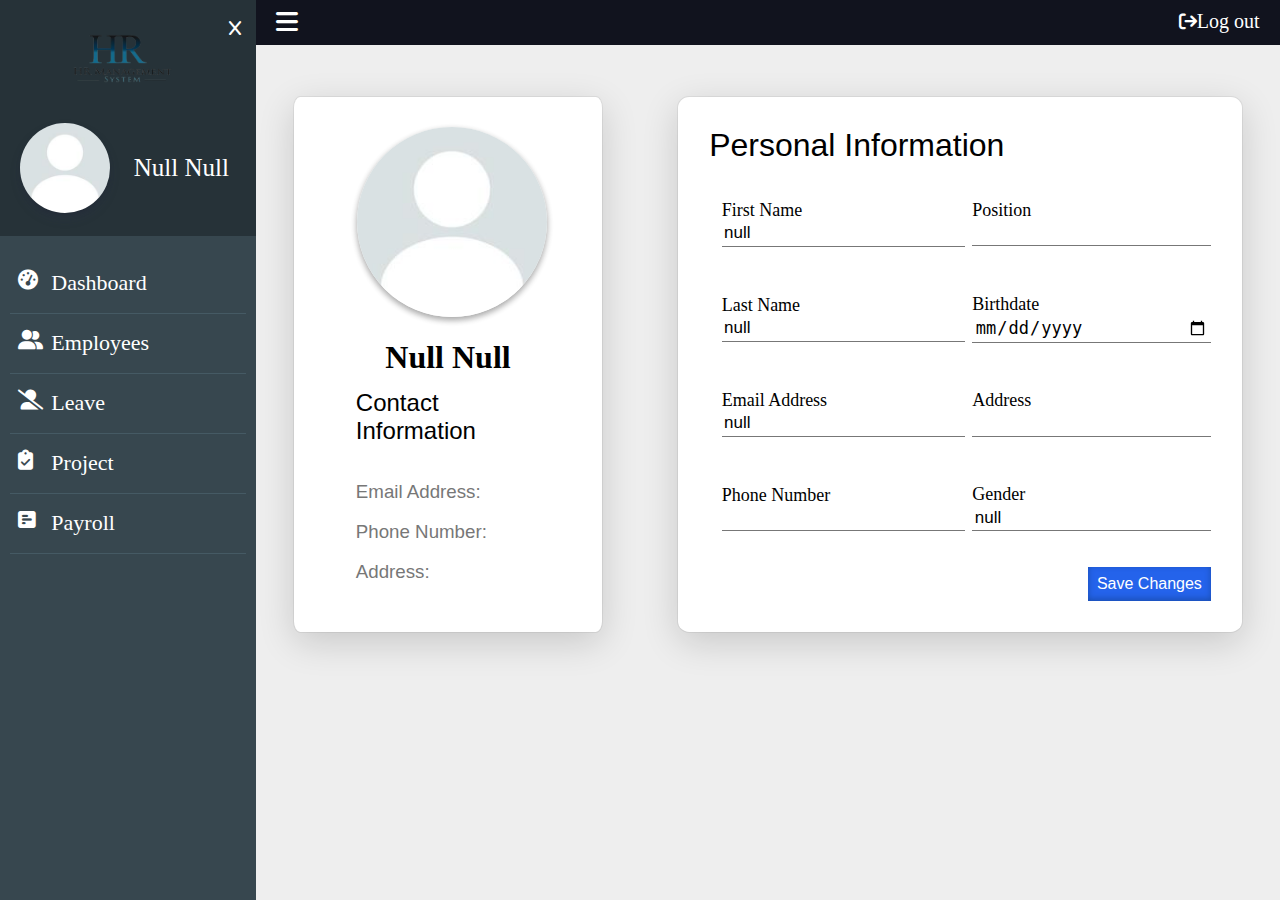
<file: index.html>
<!DOCTYPE html>
<html lang="en">

<head>
    <meta charset="UTF-8">
    <meta name="viewport" content="width=device-width, initial-scale=1.0">
    <link rel="stylesheet" href="style.css">
    <link rel="stylesheet" href="https://cdnjs.cloudflare.com/ajax/libs/font-awesome/6.4.0/css/all.min.css" />
    <title>HR System</title>
</head>

<body>
    <header>
        <div class="menu" id="menu">
            <div class="div1">
                <div class="profile">
                    <img src="./Images/icon-removebg-preview.png">
                    <i class="fa-solid fa-x" id="x"></i>
                </div>
                <div class="yourName">
                    <img src="Images/profilePic.jpg" id="profileImg">
                    <h1 id="yourName">Your Name</h1>
                </div>
            </div>
            <div class="menuContent">
                <li class="dashboard">
                    <i class="fa-solid fa-gauge-high"></i>
                    <a href="dashboard.html">Dashboard</a>
                </li>
                <li class="dashboard">
                    <i class="fa-solid fa-user-group"></i>
                    <a href="employe.html">Employees</a>
                </li>
                <li class="dashboard">
                    <i class="fa-solid fa-user-large-slash"></i>
                    <a href="leave.html">Leave</a>
                </li>
                <li class="dashboard">
                    <i class="fa-solid fa-clipboard-check"></i>
                    <a href="projects.html">Project</a>
                </li>
                <li class="dashboard">
                    <i class="fa-solid fa-square-poll-horizontal"></i>
                    <a href="payroll.html">Payroll</a>
                </li>
            </div>
        </div>
    </header>

    <div class="container" id="container">

        <div class="nav-bar" id="nav-bar">
            <i class="fa-solid fa-bars" id="menuIcon"></i>
            <a href="login.html"><i class="fa-solid fa-arrow-right-from-bracket"></i>Log out</a>
        </div>
        <div class="content">
            <div class="firstPart">
                <div class="profileImage">
                    <div class="profilePic">
                        <label for="fileInput"><img id="profilePic" src="Images/profilePic.jpg" alt="Profile Picture" width="100" class="profileImg"></label>
                        <input type="file" id="fileInput" accept="image/*" class="inputFile" hidden="true">
                        <button onclick="uploadImage()" class="uploadButton"><i class="fa-solid fa-camera"></i> Change Image</button>
                    </div>
                    <br>
                    <h1 id="yourName2">Your Name</h1>
                </div>
                <div class="contactInfo">
                    <h2>Contact Information</h2><br><br>
                    <h3>Email Address:</h3>
                    <p id="email"></p><br>
                    <h3>Phone Number:</h3>
                    <p id="phoneNumber"></p><br>
                    <h3>Address:</h3>
                    <p id="address1"></p>
                </div>
            </div>

            <div class="secondPart">
                <h1>Personal Information</h1><br>
                <div class="divContent">
                    <div class="firstDiv">
                        <div class="input">
                            <label for="name">First Name</label><br>
                            <input type="text" name="name" id="name">
                        </div><br>
                        <div class="input">
                            <label for="surname">Last Name</label><br>
                            <input type="text" name="surname" id="surname">
                        </div><br>
                        <div class="input">
                            <label for="email">Email Address</label><br>
                            <input type="email" name="email" id="emailAddress">
                        </div><br>
                        <div class="input">
                            <label for="phoneNr">Phone Number</label><br>
                            <input type="number" name="phoneNr" id="phoneNr">
                        </div><br>
                    </div>

                    <div class="secondDiv">
                        <div class="input">
                            <label for="position">Position</label><br>
                            <input type="text" name="position" id="position">
                        </div><br>
                        <div class="input">
                            <label for="birthdate">Birthdate</label><br>
                            <input type="date" name="birthdate" id="birthdate">
                        </div><br>
                        <div class="input">
                            <label for="address">Address</label><br>
                            <input type="text" name="address" id="address">
                        </div><br>
                        <div class="input">
                            <label for="gender">Gender</label><br>
                            <input type="text" name="gender" id="gender">
                        </div>
                    </div>
                </div>
                <button type="submit" id="save" class="save">Save Changes</button>
            </div>
        </div>
    </div>

    <script src="index.js"></script>
</body>
</html>
</file>
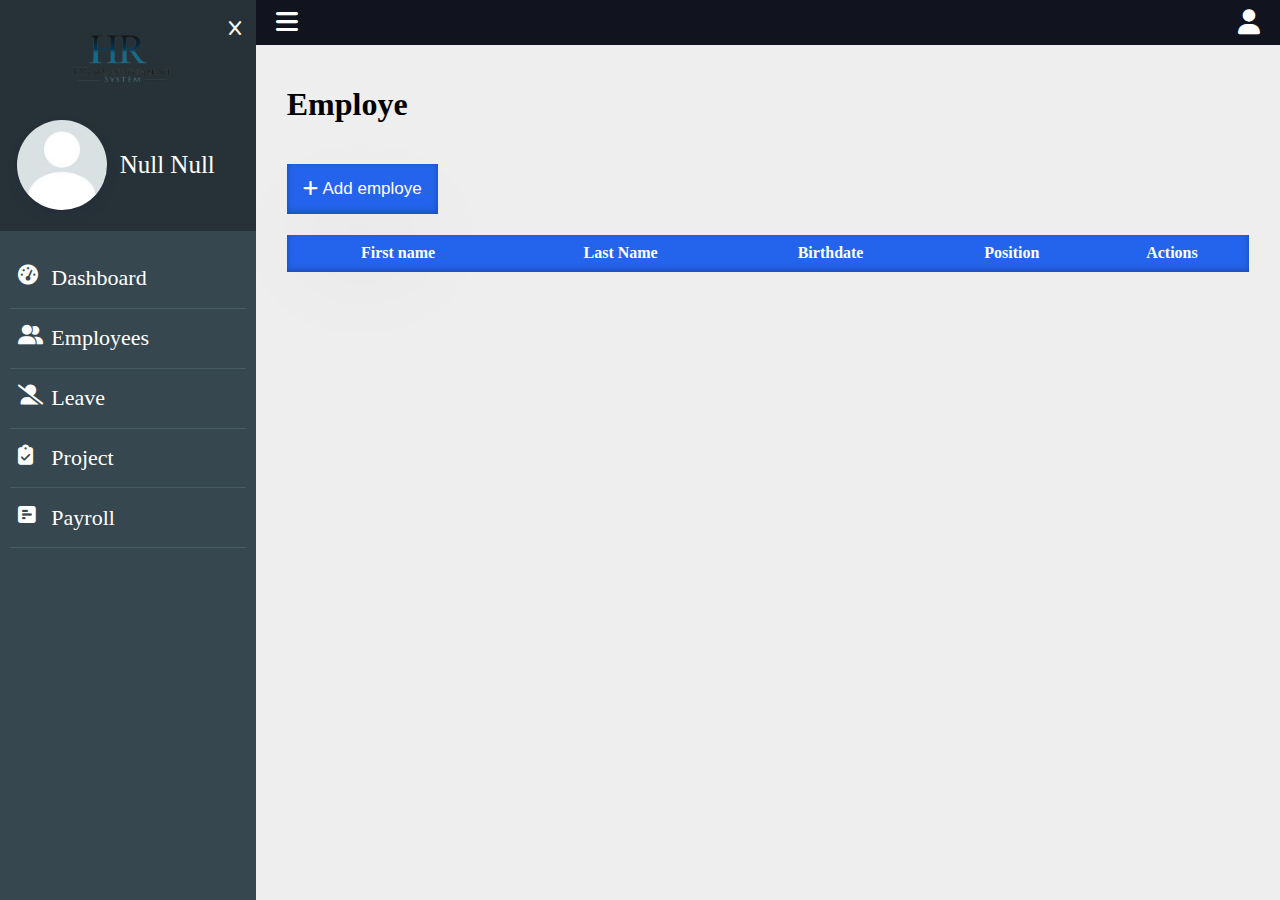
<file: employe.html>
<!DOCTYPE html>
<html lang="en">
<head>
    <meta charset="UTF-8">
    <meta name="viewport" content="width=device-width, initial-scale=1.0">
    <link rel="stylesheet" href="employe.css">
    <link rel="stylesheet" href="https://cdnjs.cloudflare.com/ajax/libs/font-awesome/6.4.0/css/all.min.css"/>
    <title>Employe</title>
</head>
<body>
    <header>
        <div class="menu" id="menu">
            <div class="div1">
                <div class="profile">
                <img src="./Images/icon-removebg-preview.png">
                <i class="fa-solid fa-x" id="x"></i>
            </div>
            <div class="yourName">
                <img src="Images/profilePic.jpg" id="profileImg">
                <h1 id="yourName">Your Name</h1>
            </div>
            </div>
            <div class="menuContent">
                <li class="dashboard">
                    <i class="fa-solid fa-gauge-high"></i>
                    <a href="dashboard.html">Dashboard</a>
                </li>
                <li class="dashboard"> 
                    <i class="fa-solid fa-user-group"></i>
                    <a href="employe.html">Employees</a>
                </li>
                <li class="dashboard">
                    <i class="fa-solid fa-user-large-slash"></i>
                    <a href="leave.html">Leave</a>
                </li>
                <li class="dashboard">
                    <i class="fa-solid fa-clipboard-check"></i>
                    <a href="projects.html">Project</a>
                </li>
                <li class="dashboard">
                    <i class="fa-solid fa-square-poll-horizontal"></i>
                    <a href="payroll.html">Payroll</a>
                </li>
            </div>
        </div>
    </header>

    <div class="container" id="container">
        <div class="nav-bar" id="nav-bar">
            <i class="fa-solid fa-bars" id="menuIcon"></i>
            <div class="dropDown">
                <i class="fa-solid fa-user"></i>
                <div class="dropDownContent">
                    <li><i class="fa-solid fa-circle-user"></i>
                        <a href="index.html">My Profile</a><br></li> 
                    <li><i class="fa-solid fa-arrow-right-from-bracket"></i>
                        <a href="login.html">Log Out</a></li>
                </div>
            </div>
        </div>
        
        <h1 class="h1">Employe</h1>
        <div class="addEmploye">
            <button id="addEmploye"><i class="fa-solid fa-plus"></i> Add employe</button>
        </div>
        <div class="formContainer">
            <form id="form" class="form"> 
                <div class="section">
                    <label for="firstName">First Name</label>
                    <input id='firstName' type="text">
                    <small>Error mesage</small>
                </div>
                <div class="section">
                    <label for="lastName">Last Name</label>
                    <input id="lastName" type="text">
                    <small>Error mesage</small>
                </div>
        
                <div class="section">
                    <label for="birthdate">Birthdate</label>
                    <input id="birthdate" type="date">
                    <small>Error mesage</small>
                </div>
                <div class="section">
                    <label for="position">Position</label>
                    <input id="position" type="text">
                    <small>Error mesage</small>
                </div>
                <div class="button">
                    <button type="submit" id="submit" class="submit">Submit</button>
                </div>
            </form>
        </div>
        <div id="tablee" class="table">
        </div>
    </div>

    <script src="employe.js"></script>
</body>
</html>
</file>
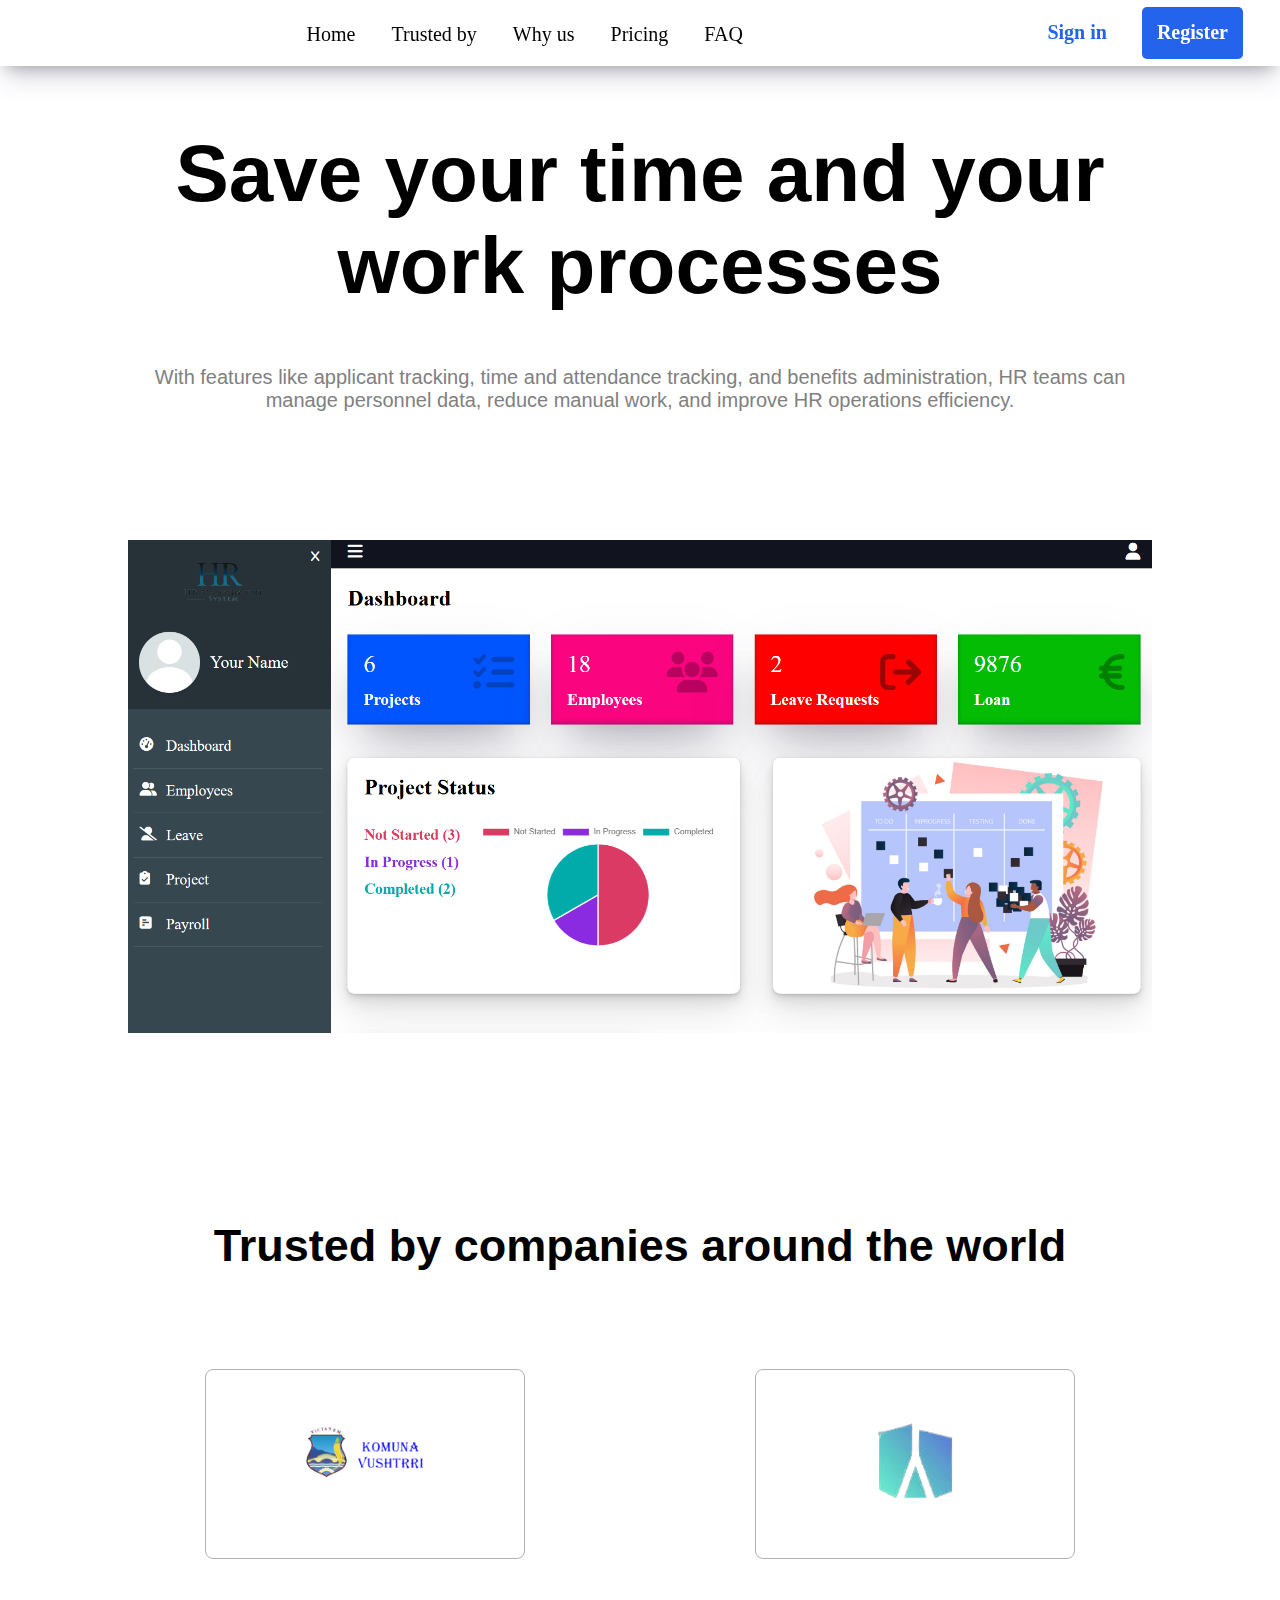
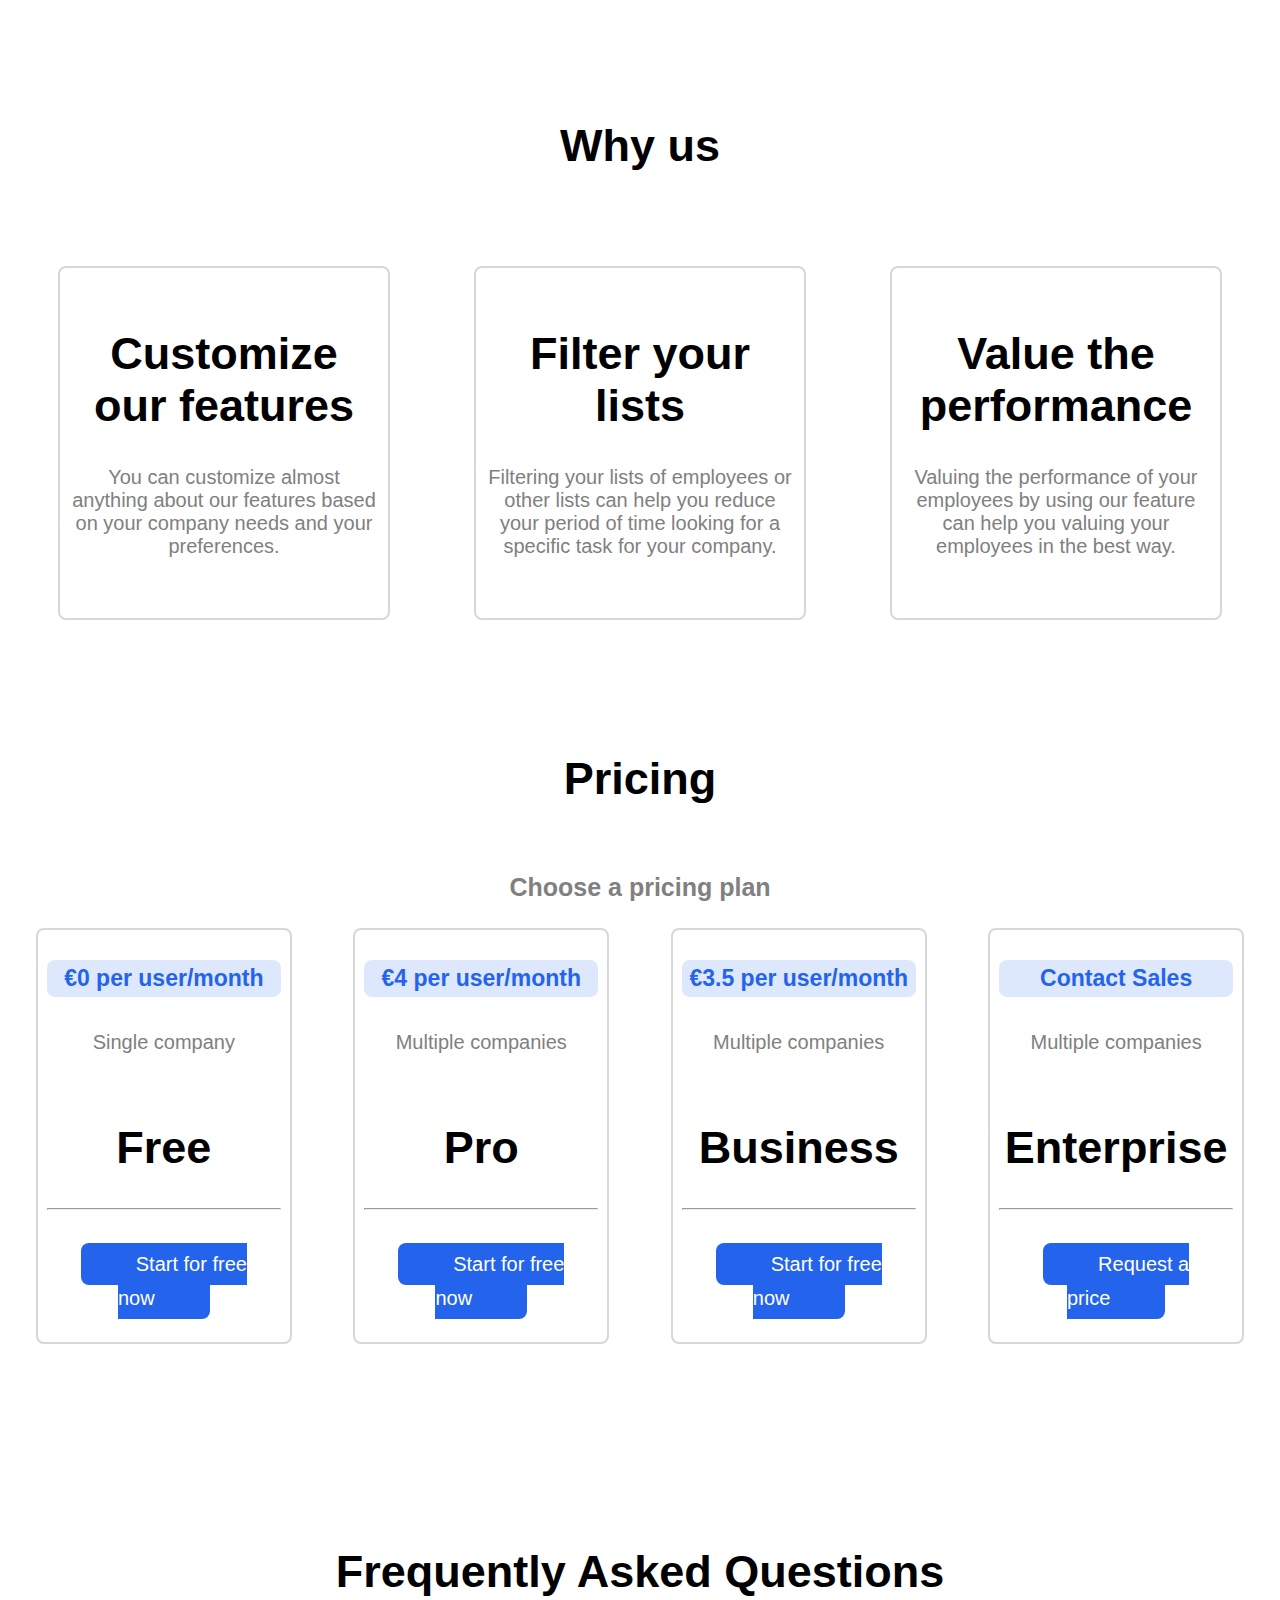
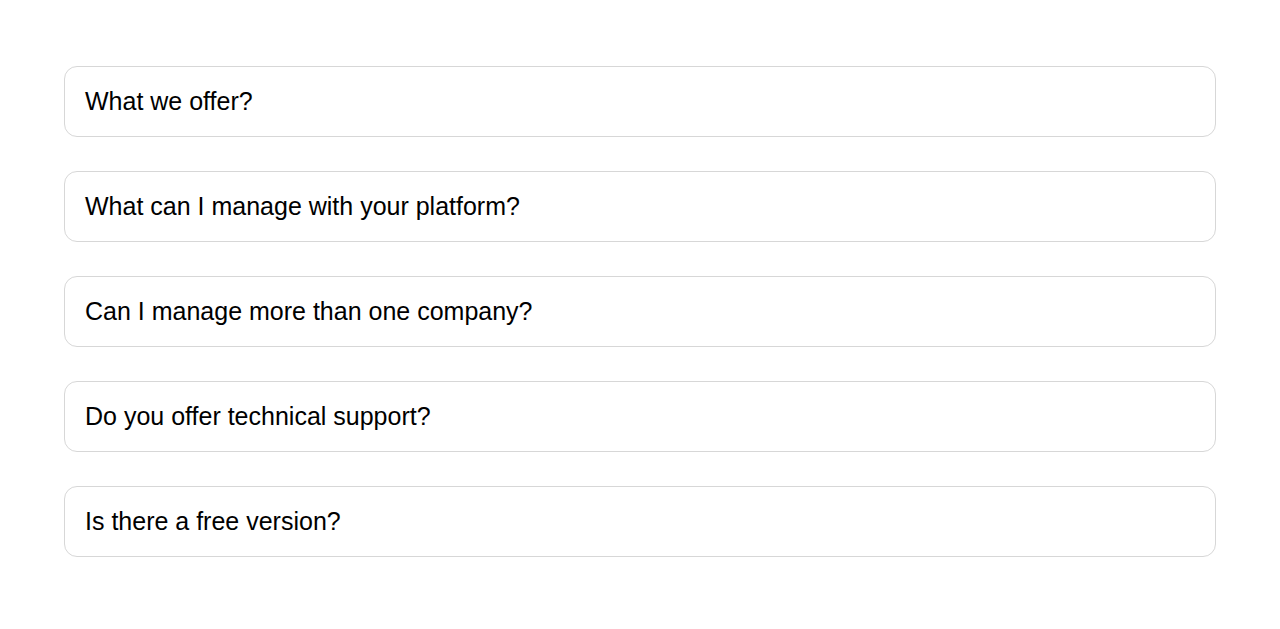
<file: home.html>
<!DOCTYPE html>
<html lang="en">
<head>
    <meta charset="UTF-8">
    <meta name="viewport" content="width=device-width, initial-scale=1.0">
    <link rel="stylesheet" href="home.css">
    <link rel="stylesheet" href="https://cdnjs.cloudflare.com/ajax/libs/font-awesome/6.4.0/css/all.min.css"/>
    <title>Home</title>
</head>
<body>
    
    

    <div class="menu">
       
        <div class="home">
            <li>
                <a href="#home">Home</a>
            </li>
            <li>
                <a href="#trustedby">Trusted by</a>
            </li>
            <li>
                <a href="#whyus">Why us</a>
            </li>
            <li>
                <a href="#pricing">Pricing</a>
            </li>

            <li>
                <a href="#faq">FAQ</a>
            </li>
        </div>
        <div class="register">
            <li><a href="login.html" class="signin">Sign in</a></li>
            <li><a href="register.html">Register</a></li>
        </div>
        
    </div>


    <div id="home" class="tekst">
        <h1>Save your time and your work processes</h1>
<br><br><br>
        <p>With features like applicant tracking, time and attendance tracking, 
            and benefits administration, HR teams can manage personnel data, reduce manual work,
             and improve HR operations efficiency.</p>

            
    </div>

 

    
    <div  class="image">
         <img src="./Images/hr.png" width="80%">
    </div>

   <br><br><br><br>

   <div class="divv">
    <div id="trustedby" class="trusted">
        <br>
       <h2>Trusted by companies around the world</h2>

    </div>  
    <br><br><br><br>
    <div class="companies">
        <div id="trustedby" class="gallery">
            <img src="./Images/281220221672217797.png" alt="" width="50%">
            
        </div>
    
        <div id="trustedby" class="gallery">
            <img src="./Images/images__1_-removebg-preview.png" alt="" width="57%">
        </div>
    
      
    </div>
</div>
    <br><br><br><br>

    <div id="whyus" class="why">
        <h2>Why us</h2>
    <br><br>
    <div class="content">
        <div class="text">
                
            <h2>Customize our features</h2>
            <br>
            <p class="paragraf">You can customize almost anything about our features based on your company needs and your preferences.</p>
            </div>

            <div class="text">
            
                <h2>Filter your lists</h2>
                <br>
                <p class="paragraf">Filtering your lists of employees or other lists can help you reduce your period of time looking for a specific task for your company.</p>
                </div>

                <div class="text">
            
                    <h2>Value the performance</h2>
                    <br>
                    <p class="paragraf">Valuing the performance of your employees by using our feature can help you valuing your employees in the best way.</p>
                    </div>
    </div>

    </div>
    <br><br><br>
    <br><br><br>


<div id="pricing" class="pricing">

        <h2>Pricing</h2>
        <br><br>
        <h3 class="hh3">Choose a pricing plan</h3>

        <div class="content2">
            <div class="text2">
               <h2 class="usermonth">€0 per user/month</h2>
               <br>
               <p class="paragraf">Single company</p>
               <br><br>
               <h2 class="h2">Free</h2>
               <br>
               <hr>
               <br>
               
               <a  href="login.html" class="signin2">Start for free now</a>

            </div>

            <div class="text2">
                <h2 class="usermonth">€4 per user/month</h2>
               <br>
               <p class="paragraf">Multiple companies</p>
               <br><br>
               <h2 class="h2">Pro</h2>
               <br>
               <hr>
               <br>
               <a href="login.html" class="signin2">Start for free now</a>
            </div>


            <div class="text2">
                <h2 class="usermonth">€3.5 per user/month</h2>
               <br>
               <p class="paragraf">Multiple companies</p>
               <br><br>
               <h2 class="h2">Business</h2>
               <br>
               <hr>
               <br>
               <a href="login.html" class="signin2">Start for free now</a>
            </div>


            <div class="text2">
                <h2 class="usermonth">Contact Sales</h2>
               <br>
               <p class="paragraf">Multiple companies</p>
               <br><br>
               <h2 class="h2">Enterprise</h2>
               <br>
               <hr>
               <br>
               <a href="login.html" class="signin2">Request a price</a>
            </div>
            
        </div>
</div>

<br><br><br>
<br><br><br>
<div id="faq" class="questions">
    <br><br>
   <h2>Frequently Asked
    Questions</h2>
<br><br>

<button class="accordion">What we offer?


</button>

<div class="panel">
    <br>
  <p class="paragraff">Our platform offers a wide range of features designed to streamline your HR processes. 
</p>
</div>

<br>    
<br>
<button class="accordion">What can I manage with your platform?
  
</button>
<div class="panel">
    <br>
  <p class="paragraff">With our comprehensive AveHR, you can efficiently manage every aspect of your workforce,  all within a single integrated system.</p>
</div>

<br><br>
<button class="accordion">Can I manage more than one company?
    
</button>
<div class="panel">
    <br>
  <p>AveHR is designed to seamlessly handle multiple companies without any data interference, all within a single unified system.</p>
</div>

<br><br>
<button class="accordion">Do you offer technical support?
   
</button>
<div class="panel">
    <br>
  <p>We provide technical support for AveHR,  allowing you to maximize the platform's capabilities and address any issues promptly and effectively.</p>

</div>




<br><br>

<button class="accordion">Is there a free version?
   
</button>
<div class="panel">
    <br>
  <p>Yes, we offer a free version of our platform that provides essential features to get you started. </p>
</div>

</div>

  <script>
    var acc = document.getElementsByClassName("accordion");
    var i;
    
    for (i = 0; i < acc.length; i++) {
      acc[i].addEventListener("click", function() {
        this.classList.toggle("active");
        var panel = this.nextElementSibling;
        if (panel.style.display === "block") {
          panel.style.display = "none";
        } else {
          panel.style.display = "block";
        }
      });
    }
    </script>



<br><br><br><br>




</body>
</html>
</file>
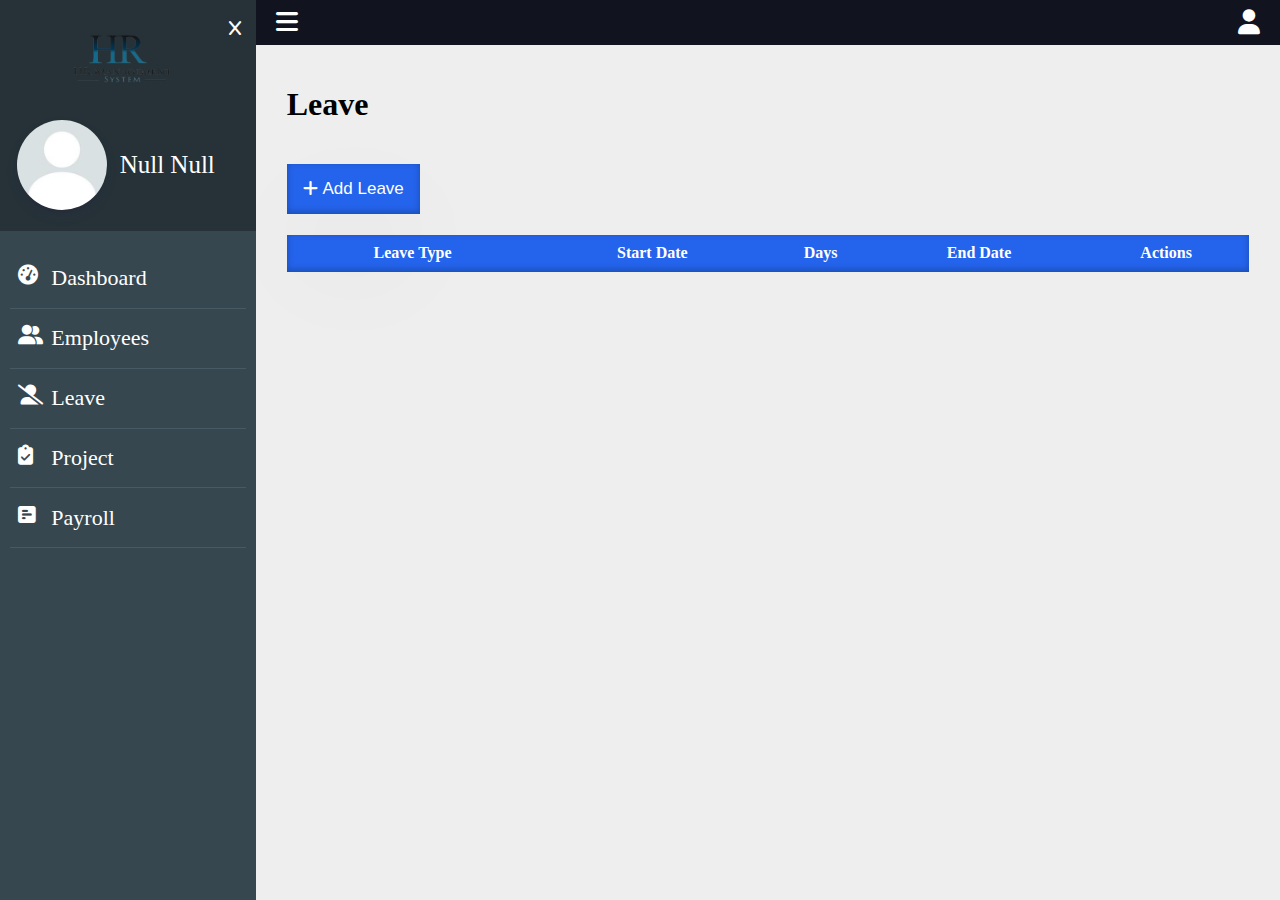
<file: leave.html>
<!DOCTYPE html>
<html lang="en">
<head>
    <meta charset="UTF-8">
    <meta name="viewport" content="width=device-width, initial-scale=1.0">
    <link rel="stylesheet" href="leave.css">
    <link rel="stylesheet" href="https://cdnjs.cloudflare.com/ajax/libs/font-awesome/6.4.0/css/all.min.css"/>
    <title>Leave</title>
</head>
<body>
    <header>
        <div class="menu" id="menu">
            <div class="div1">
                <div class="profile">
                <img src="./Images/icon-removebg-preview.png">
                <i class="fa-solid fa-x" id="x"></i>
            </div>
            <div class="yourName">
                <img src="Images/profilePic.jpg" id="profileImg">
                <h1 id="yourName">Your Name</h1>
            </div>
            </div>
            <div class="menuContent">
                <li class="dashboard">
                    <i class="fa-solid fa-gauge-high"></i>
                    <a href="dashboard.html">Dashboard</a>
                </li>
                <li class="dashboard"> 
                    <i class="fa-solid fa-user-group"></i>
                    <a href="employe.html">Employees</a>
                </li>
                <li class="dashboard">
                    <i class="fa-solid fa-user-large-slash"></i>
                    <a href="leave.html">Leave</a>
                </li>
                <li class="dashboard">
                    <i class="fa-solid fa-clipboard-check"></i>
                    <a href="projects.html">Project</a>
                </li>
                <li class="dashboard">
                    <i class="fa-solid fa-square-poll-horizontal"></i>
                    <a href="payroll.html">Payroll</a>
                </li>
            </div>
        </div>
    </header>

    <div class="container" id="container">
        <div class="nav-bar" id="nav-bar">
            <i class="fa-solid fa-bars" id="menuIcon"></i>
            <div class="dropDown">
                <i class="fa-solid fa-user"></i>
                <div class="dropDownContent">
                    <li><i class="fa-solid fa-circle-user"></i>
                        <a href="index.html">My Profile</a><br></li> 
                    <li><i class="fa-solid fa-arrow-right-from-bracket"></i>
                        <a href="login.html">Log Out</a></li>
                </div>
            </div>
        </div>
        
        <h1 class="h1">Leave</h1>
        <div class="addLeave">
            <button id="addLeave"><i class="fa-solid fa-plus"></i> Add Leave</button>
        </div>
        <div class="formContainer">
            <form id="form" class="form"> 
                <div class="section">
                    <label for="leave">Leave Type</label>
                    <input id='leave' type="text">
                    <small>Error mesage</small>
                </div>
                <div class="section">
                    <label for="startDate">Start Date</label>
                    <input id="startDate" type="date">
                    <small>Error mesage</small>
                </div>
        
                <div class="section">
                    <label for="days">Days</label>
                    <input id="days" type="number">
                    <small>Error mesage</small>
                </div>
                <div class="section">
                    <label for="endDate">End Date</label>
                    <input id="endDate" type="date">
                    <small>Error mesage</small>
                </div>
                <div class="button">
                    <button type="submit" id="submit" class="submit">Submit</button>
                </div>
            </form>
        </div>
        <div id="tablee" class="table">
        </div>
    </div>

    <script src="leave.js"></script>
</body>
</html>
</file>
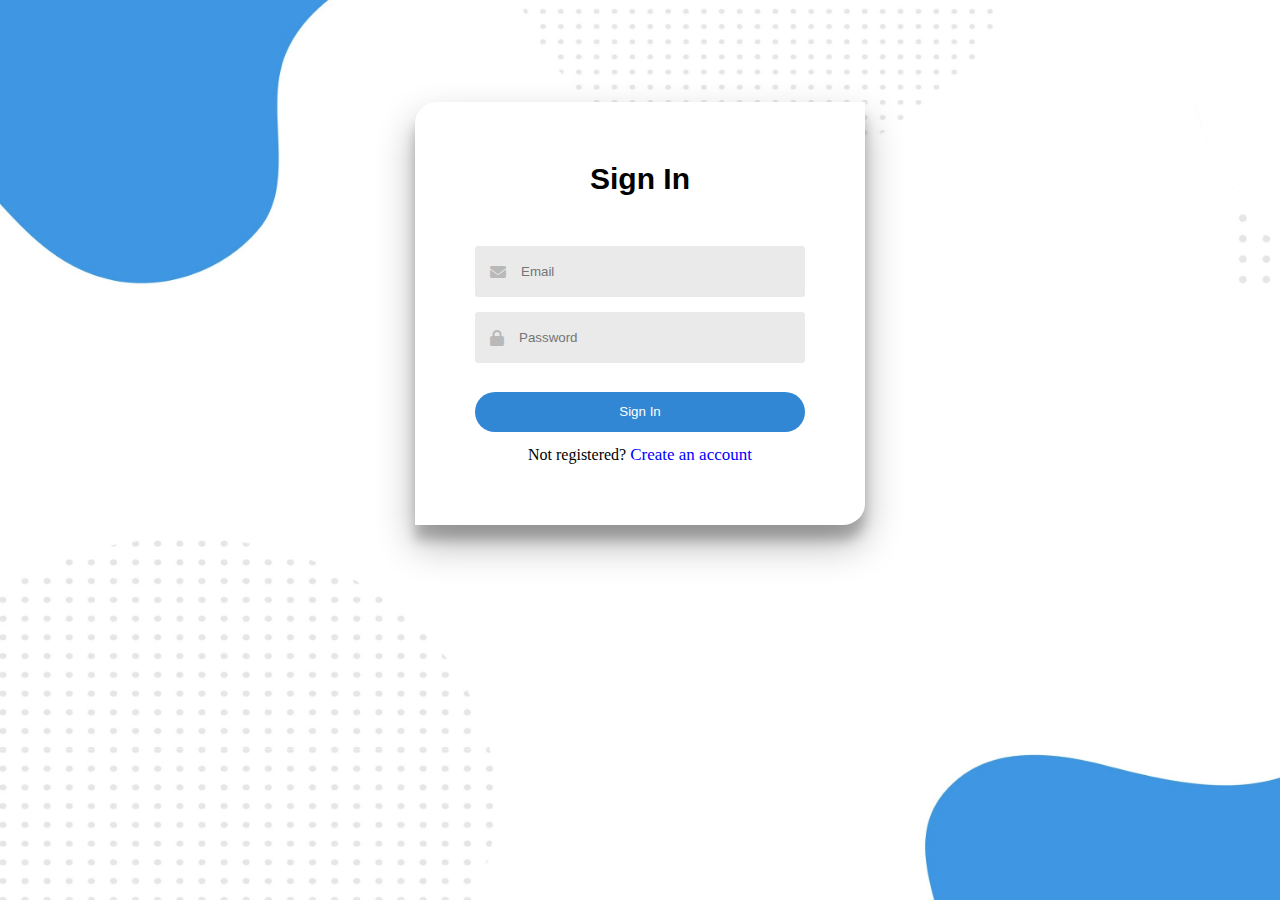
<file: login.html>
<!DOCTYPE html>
<html lang="en">
<head>
    <meta charset="UTF-8">
    <meta name="viewport" content="width=device-width, initial-scale=1.0">
    <link rel="stylesheet" href="login.css">
    <link rel="stylesheet" href="https://cdnjs.cloudflare.com/ajax/libs/font-awesome/6.4.0/css/all.min.css" />
    <title>Sign In</title>
</head>

<body>
    <div class="container">
        <div class="formBox">
            <h1 id="title">Sign In</h1>
            <form id="registerForm" method="post"> 
                <div class="inputGroup">
                    <div class="inputField">
                        <i class="fa-solid fa-envelope"></i>
                        <input type="email" placeholder="Email" id="email">
                    </div>
                    <small id="errorMessage">Error message</small>
                    <div class="inputField">
                        <i class="fa-solid fa-lock"></i>
                        <input type="password" placeholder="Password" id="password">    
                    </div>
                    <small id="errorMessagePass">Error message</small>
                    <small id="small">Error message</small>
                </div>
                <div class="buttons">
                    <button id="signin" type="submit">Sign In</button>
                </div>  
                <div class="register">
                    <p>Not registered? <a href="register.html">Create an account</a></p>
                </div> 
            </form>
        </div>
    </div>

    <script src="login.js"></script>
</body>
</html>
</file>
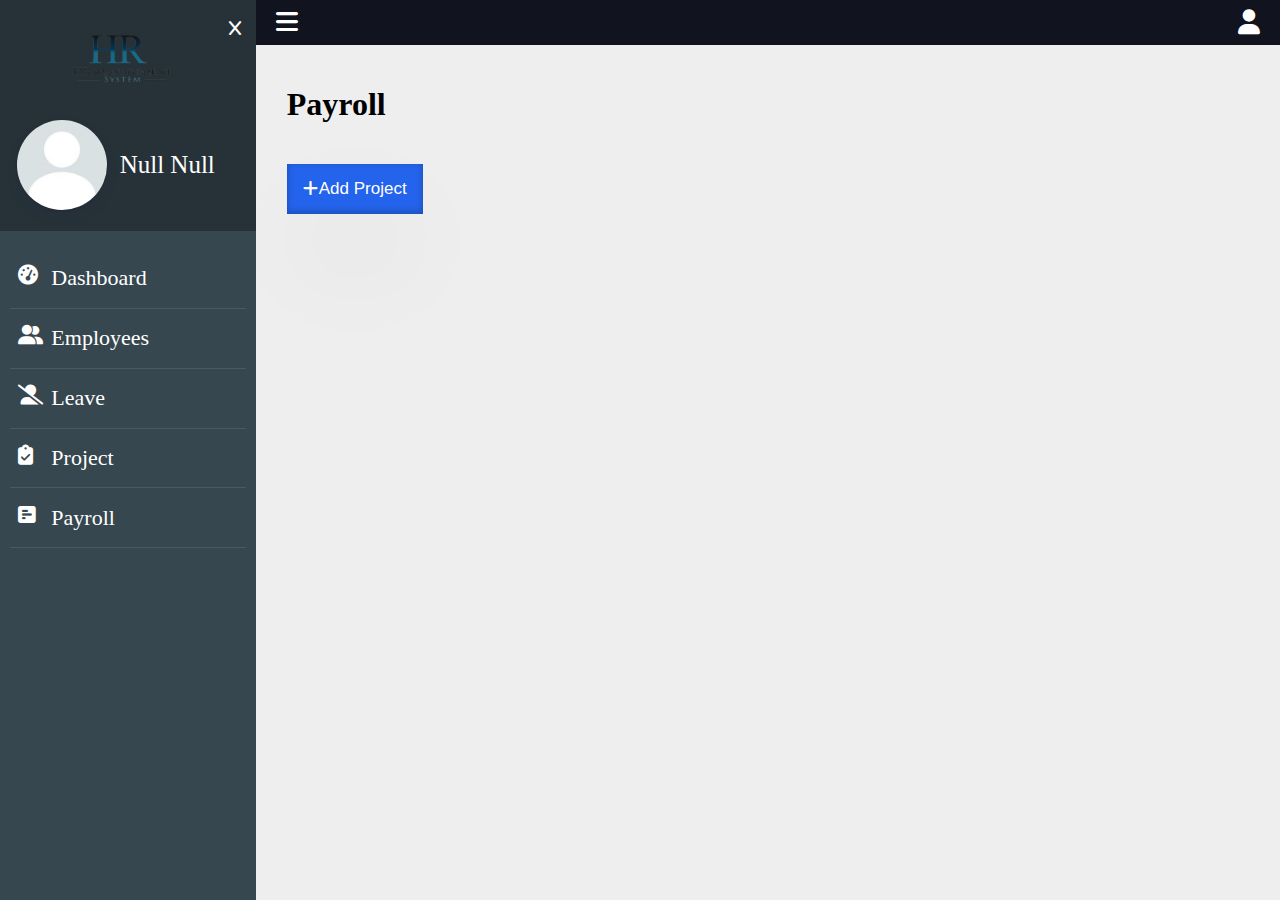
<file: payroll.html>
<!DOCTYPE html>
<html lang="en">
<head>
    <meta charset="UTF-8">
    <meta name="viewport" content="width=device-width, initial-scale=1.0">
    <link rel="stylesheet" href="payroll.css">
    <link rel="stylesheet" href="https://cdnjs.cloudflare.com/ajax/libs/font-awesome/6.4.0/css/all.min.css"/>
    <title>Projects</title>
</head>
<body>
    <header>
        <div class="menu" id="menu">
            <div class="div1">
                <div class="profile">
                <img src="./Images/icon-removebg-preview.png">
                <i class="fa-solid fa-x" id="x"></i>
            </div>
            <div class="yourName">
                <img src="Images/profilePic.jpg" id="profileImg">
                <h1 id="yourName">Your Name</h1>
            </div>
            </div>
            <div class="menuContent">
                <li class="dashboard">
                    <i class="fa-solid fa-gauge-high"></i>
                    <a href="dashboard.html">Dashboard</a>
                </li>
                <li class="dashboard"> 
                    <i class="fa-solid fa-user-group"></i>
                    <a href="employe.html">Employees</a>
                </li>
                <li class="dashboard">
                    <i class="fa-solid fa-user-large-slash"></i>
                    <a href="leave.html">Leave</a>
                </li>
                <li class="dashboard">
                    <i class="fa-solid fa-clipboard-check"></i>
                    <a href="projects.html">Project</a>
                </li>
                <li class="dashboard">
                    <i class="fa-solid fa-square-poll-horizontal"></i>
                    <a href="payroll.html">Payroll</a>
                </li>
            </div>
        </div>
    </header>

    <div class="container" id="container">
        <div class="nav-bar" id="nav-bar">
            <i class="fa-solid fa-bars" id="menuIcon"></i>
            <div class="dropDown">
                <i class="fa-solid fa-user"></i>
                <div class="dropDownContent">
                    <li><i class="fa-solid fa-circle-user"></i>
                        <a href="index.html">My Profile</a><br></li> 
                    <li><i class="fa-solid fa-arrow-right-from-bracket"></i>
                        <a href="login.html">Log Out</a></li>
                </div>
            </div>
        </div>

        <h1 class="h1">Payroll</h1>
        <div class="addProject">
            <button id="addProject"><i class="fa-solid fa-plus"></i>Add Project</button>
        </div>
        <div class="formContainer">
            <form id="form" class="form">
                <div class="section1">
                    <label>Employe</label><br>
                    <div id="checkbox">
                    </div>
                </div><br> 
                <div class="section">
                    <label for="month">Month</label>
                    <input id="month" type="month">
                    <small>Error mesage</small>
                </div>
                <div class="section">
                    <label for="salary">Salary</label>
                    <input id='salary' type="number">
                    <small>Error mesage</small>
                </div>
                <div class="section">
                    <label for="endDate">Pay Date</label>
                    <input id="endDate" type="date">
                    <small>Error mesage</small>
                </div>
                <div class="section">
                    <label for="status">Status</label>
                    <select name="status" id="status">
                        <option value="0">Not Paid</option>
                        <option value="1">Paid</option>
                    </select>
                    <small>Error mesage</small>
                </div>
                <div class="button">
                    <button type="submit" id="submit" class="submit">Submit</button>
                </div>
            </form>
        </div>
        <div id="tablee" class="table">
        </div>
    </div>

    <script src="payroll.js"></script>
</body>
</html>
</file>
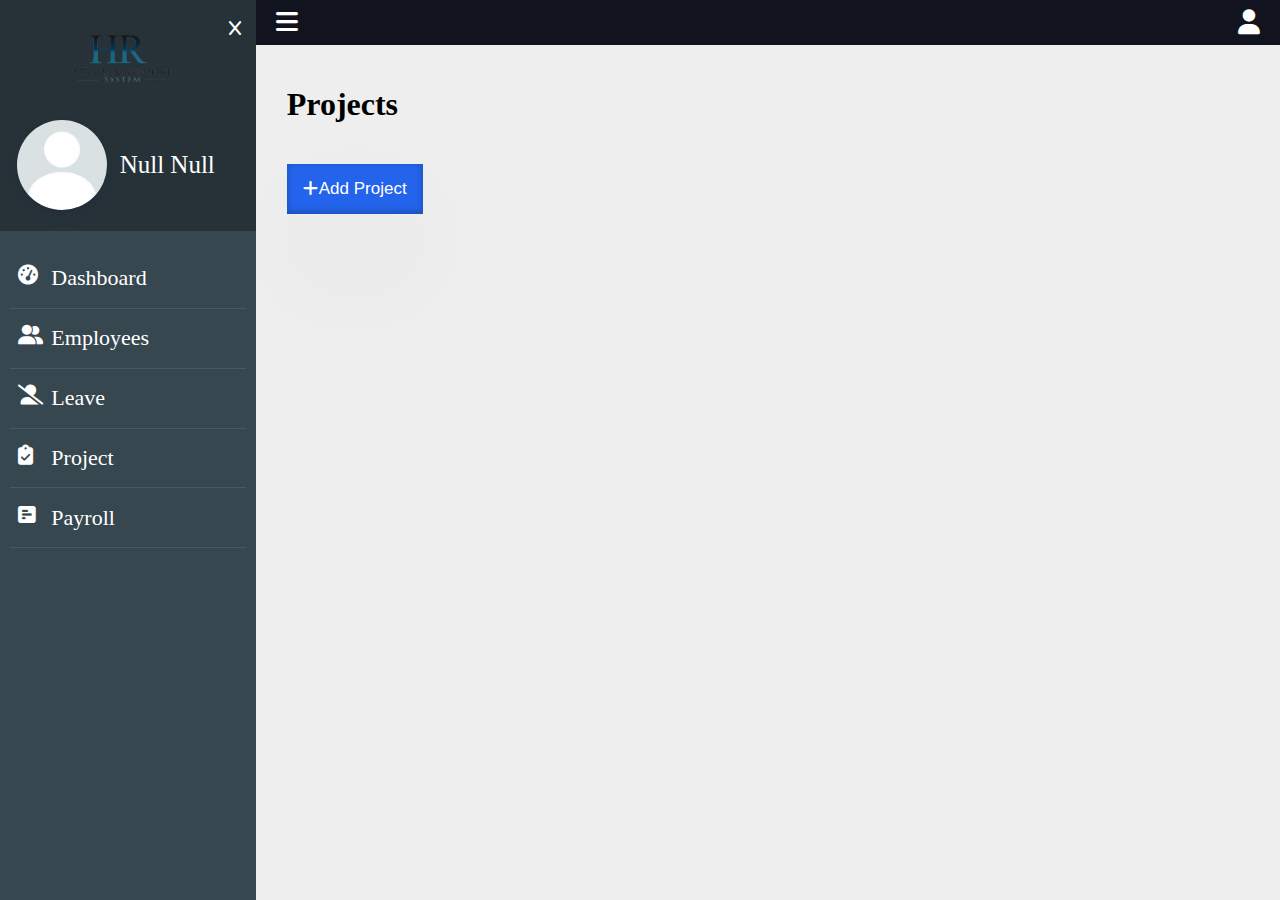
<file: projects.html>
<!DOCTYPE html>
<html lang="en">
<head>
    <meta charset="UTF-8">
    <meta name="viewport" content="width=device-width, initial-scale=1.0">
    <link rel="stylesheet" href="projects.css">
    <link rel="stylesheet" href="https://cdnjs.cloudflare.com/ajax/libs/font-awesome/6.4.0/css/all.min.css"/>
    <title>Projects</title>
</head>
<body>
    <header>
        <div class="menu" id="menu">
            <div class="div1">
                <div class="profile">
                <img src="./Images/icon-removebg-preview.png">
                <i class="fa-solid fa-x" id="x"></i>
            </div>
            <div class="yourName">
                <img src="Images/profilePic.jpg" id="profileImg">
                <h1 id="yourName">Your Name</h1>
            </div>
            </div>
            <div class="menuContent">
                <li class="dashboard">
                    <i class="fa-solid fa-gauge-high"></i>
                    <a href="dashboard.html">Dashboard</a>
                </li>
                <li class="dashboard"> 
                    <i class="fa-solid fa-user-group"></i>
                    <a href="employe.html">Employees</a>
                </li>
                <li class="dashboard">
                    <i class="fa-solid fa-user-large-slash"></i>
                    <a href="leave.html">Leave</a>
                </li>
                <li class="dashboard">
                    <i class="fa-solid fa-clipboard-check"></i>
                    <a href="projects.html">Project</a>
                </li>
                <li class="dashboard">
                    <i class="fa-solid fa-square-poll-horizontal"></i>
                    <a href="payroll.html">Payroll</a>
                </li>
            </div>
        </div>
    </header>

    <div class="container" id="container">
        <div class="nav-bar" id="nav-bar">
            <i class="fa-solid fa-bars" id="menuIcon"></i>
            <div class="dropDown">
                <i class="fa-solid fa-user"></i>
                <div class="dropDownContent">
                    <li><i class="fa-solid fa-circle-user"></i>
                        <a href="index.html">My Profile</a><br></li> 
                    <li><i class="fa-solid fa-arrow-right-from-bracket"></i>
                        <a href="login.html">Log Out</a></li>
                </div>
            </div>
        </div>

        <h1 class="h1">Projects</h1>
        <div class="addProject">
            <button id="addProject"><i class="fa-solid fa-plus"></i>Add Project</button>
        </div>
        <div class="formContainer">
            <form id="form" class="form"> 
                <div class="section">
                    <label for="project">Project name</label>
                    <input id='project' type="text">
                    <small>Error mesage</small>
                </div>
                <div class="section">
                    <label for="status">Status</label>
                    <select name="status" id="status">
                        <option value="0">Not Started</option>
                        <option value="1">In Progress</option>
                        <option value="2">Completed</option>
                    </select>
                    <small>Error mesage</small>
                </div>
                <div class="section1">
                    <label>Assigned Employees</label><br>
                    <div id="checkbox">
                    </div>
                </div><br>
                <div class="section">
                    <label for="startDate">Start Date</label>
                    <input id="startDate" type="date">
                    <small>Error mesage</small>
                </div>
                <div class="section">
                    <label for="endDate">End Date</label>
                    <input id="endDate" type="date">
                    <small>Error mesage</small>
                </div>
                <div class="section">
                    <label for="price">Price</label>
                    <input id="price" type="number">
                    <small>Error mesage</small>
                </div>
                <div class="button">
                    <button type="submit" id="submit" class="submit">Submit</button>
                </div>
            </form>
        </div>
        <div id="tablee" class="table">
        </div>
    </div>

    <script src="projects.js"></script>
</body>
</html>
</file>
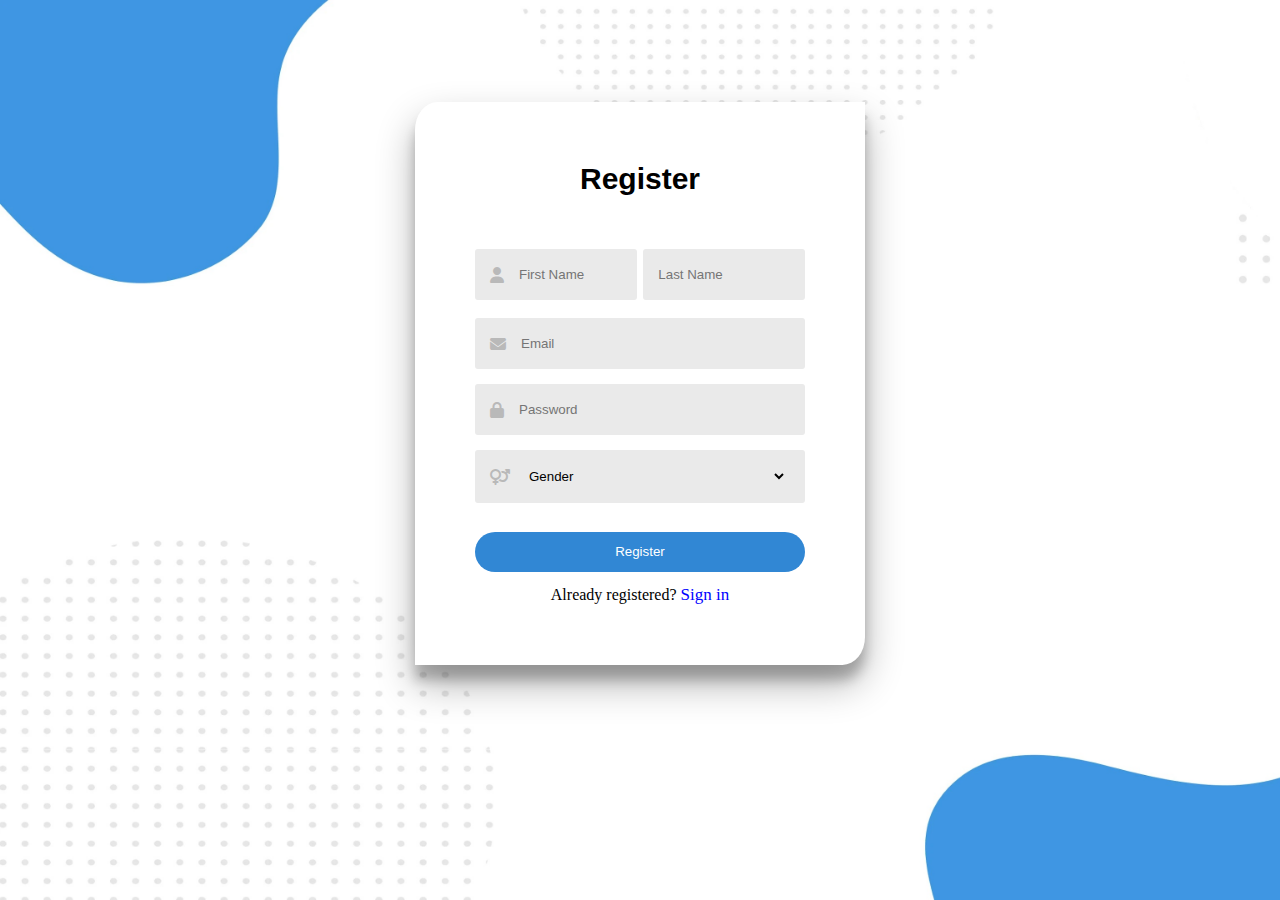
<file: register.html>
<!DOCTYPE html>
<html lang="en">
<head>
    <meta charset="UTF-8">
    <meta name="viewport" content="width=device-width, initial-scale=1.0">
    <link rel="stylesheet" href="login.css">
    <link rel="stylesheet" href="https://cdnjs.cloudflare.com/ajax/libs/font-awesome/6.4.0/css/all.min.css" />
    <title>Register</title>
</head>

<body>
    <div class="container">
        <div class="formBox">
            <h1 id="title">Register</h1>
            <form action="login.html" id="registerForm" method="post">
                <div class="inputGroup">
                    <div class="fullName">
                        <div class="fullNameInput" id="nameField">
                            <i class="fa-solid fa-user"></i>
                            <input type="text" placeholder="First Name" id="name"> 
                        </div>
                        <div class="fullNameInput" id="surnameField">
                            <input type="text" placeholder="Last Name" id="surname"> 
                        </div>
                    </div>
                    <small id="errorMessage">Error message</small>
                    <div class="inputField">
                        <i class="fa-solid fa-envelope"></i>
                        <input type="email" placeholder="Email" id="email">
                    </div>
                    <small id="errorMessageEmail">Error message</small>
                    <div class="inputField">
                        <i class="fa-solid fa-lock"></i>
                        <input type="password" placeholder="Password" id="password">
                    </div>
                    <small id="errorMessagePass">Error message</small>
                    <div class="inputField" id="genderField">
                        <i class="fa-solid fa-venus-mars"></i>
                        <select name="gender" id="gender" style="width: 84%;">
                            <option value="0">Gender</option>
                            <option value="1">Male</option>
                            <option value="2">Female</option>
                        </select>
                    </div>
                    <small id="errorSelect">Error message</small>
                </div>
                <div class="buttons">
                    <button id="register" type="submit">Register</button>
                </div>
                <div class="register">
                    <p>Already registered? <a href="login.html">Sign in</a></p>
                </div>
            </form>
        </div> 
    </div>

    <script src="register.js"></script>
</body>
</html>
</file>
<file: style.css>
* {
    padding: 0;
    margin: 0;
    box-sizing: border-box;
}

body {
    background-color: #eeeeee;
}

.menu {
    width: 20%;
    display: block;
    background-color: rgb(55 71 79); 
    position: fixed;
    height: 100%;
    overflow: hidden;
    transition: 1s;
}

.profile {
    text-align: center;
    padding: 7% 3%;
    display: flex;
    justify-content: space-between;
}

.profile img {
    width: 45%;
    margin-top: 5%;
    margin-left: 25%;
    margin-bottom: 1%;
}

.profile h1 {
    font-family: "Lato", sans-serif;
    font-weight: 200;
    margin-bottom: 3%;
}

.profile i {
    color: white;
    padding: 1% 3%;
}

.yourName {
    width: 100%;
    display: flex;
    align-items: center;
    padding: 3%;
    margin: 3% 0%;
}

.yourName img {
    width: 90px;
    height: 90px;
    object-fit: cover;
    margin: 0% 5%;
    box-shadow: rgba(50, 50, 93, 0.25) 0px 6px 12px -2px, rgba(0, 0, 0, 0.3) 0px 3px 7px -3px;
    border-radius: 50%;
}

.yourName h1 {
    font-size: 25px;
    font-family: "Lato";
    font-weight: 400;
    color: white;
    text-transform: capitalize;
    margin-left: 5%;
}

.div1 {
    background-color: #263238;
    padding-bottom: 3%;
}

.menuContent {
    padding: 7% 4%;
}

.dashboard {
    font-size: 22px;
    padding: 7% 3.5%;
    display: flex;
    transition: 1s;
    border-bottom: 1px solid #455A64;
    color: #CFD8DC;
}

.dashboard i {
    color: white;
    width: 15%;
    font-size: 20px;
}

.dashboard i:last-child {
    width: 10%; 
    text-align: center;
}

.dashboard a {
    text-decoration: none;
    color: white;
}

.dashboard:hover {
    background-color: #263238;
}

.container {
    width: 80%;
    margin-left: 20%;
}

.nav-bar {
    width: 100%;
    background-color: rgb(17, 19, 30);
    background-attachment: fixed;
    color: white;
    display: flex;
    justify-content: space-between;
    padding: 1% 2%;
    transition: 1s;
}

.nav-bar i {
    font-size: 25px;
}

.nav-bar a {
    color: white;
    font-size: 20px;
    text-decoration: none;
}

.nav-bar a i {
    font-size: 18px;
}

.save {
    background-color: #2463EB;
    padding: 8px 9px;
    font-size: 16px;
    color: white;
    float: right;
    border: none;
    transition: 1s;
    box-shadow: rgba(50, 50, 93, 0.25) 0px 50px 100px -20px, rgba(0, 0, 0, 0.3) 0px 30px 60px -30px, rgba(10, 37, 64, 0.35) 0px -2px 6px 0px inset;
}

.save:hover {
    background-color: #0d42b4;
}

.profilePic {
    width: 100%;
    display: flex;
    justify-content: center;
    align-items: center;
    border-radius: 50%;
    margin: 0% 2%;
    transition: 1s; 
}

.profilePic img {
    border-radius: 50%;
    object-fit: cover;
    position: relative;
    width: 190px;
    height: 190px;
    box-shadow: rgba(0, 0, 0, 0.16) 0px 3px 6px, rgba(0, 0, 0, 0.23) 0px 3px 6px;
    transition: 1s;
} 

.inputFile {
    visibility: hidden;
}

.uploadButton {
    visibility: hidden;
    color: transparent;
    position: absolute;
    transition: 0.5s;
    font-weight: bold;
    font-size: 12px;
    background-color: transparent;
    z-index: 1;
    border: none;
    text-shadow: rgba(0, 0, 0, 0.3) 0px 19px 38px, rgba(0, 0, 0, 0.22) 0px 15px 12px;
}

.profilePic:hover .uploadButton {
    visibility: visible;
    color: white;
    z-index: 1;
}

.profilePic:hover img {
    filter: brightness(50%);
}

.profilePic img:hover {
    box-shadow: rgba(0, 0, 0, 0.25) 0px 14px 28px, rgba(0, 0, 0, 0.22) 0px 10px 10px;
}

.content {
    display: flex;
    justify-content: space-around;
} 

.secondPart {
    width: 55%;
    background-color: #fff;
    border-radius: 2%;
    margin-top: 5%;
    padding: 3%;
    box-shadow: rgba(0, 0, 0, 0.16) 0px 10px 36px 0px, rgba(0, 0, 0, 0.06) 0px 0px 0px 1px;
}

.secondPart h1 {
    font-family: "Lato", sans-serif;
    font-weight: 400;
}

.divContent {
    display: flex;
    justify-content: space-evenly;
    padding: 0.5%;
    background-color: #fff;
}

.firstDiv {
    width: 100%;
}

.secondDiv {
    width: 98%;
}

.input {     
    margin: 5% 3%;
    padding: 1%;
    width: 99%;
}

.input label {
    font-size: 18px;
}

.input input {
    border: none;
    outline: none;
    width: 100%;
    border-bottom: 0.5px solid #777777;
    background-color: transparent;
    padding: 1%;
    font-size: 17px;
}

.firstPart {
    width: 30%;
    background-color: #fff;
    border-radius: 2%;
    margin-top: 5%;
    padding: 3% 6%;
    box-shadow: rgba(0, 0, 0, 0.16) 0px 10px 36px 0px, rgba(0, 0, 0, 0.06) 0px 0px 0px 1px;
}

.contactInfo h2 {
    font-family: "Lato", sans-serif;
    font-weight: 400;
}

.contactInfo h3 {
    font-family: "Lato", sans-serif;
    font-weight: 400;
    color: #777777;
}

#yourName2 {
    text-transform: capitalize;
    text-align: center;
    margin-bottom: 7%;
}
</file>
<file: employe.css>
* {
    padding: 0;
    margin: 0;
    box-sizing: border-box;
}

body {
    background-color: #eeeeee;
}

.menu {
    width: 20%;
    display: block;
    background-color: rgb(55 71 79); 
    position: fixed;
    height: 100%;
    overflow: hidden;
    transition: 1s;
}

.profile {
    text-align: center;
    padding: 7% 3%;
    display: flex;
    justify-content: space-between;
}

.profile img {
    width: 45%;
    margin-top: 5%;
    margin-left: 25%;
    margin-bottom: 1%;
}

.profile h1 {
    font-family: "Lato", sans-serif;
    font-weight: 200;
    margin-bottom: 3%;
}

.profile i {
    color: white;
    padding: 1% 3%;
}

.yourName {
    width: 100%;
    display: flex;
    align-items: center;
    padding: 2%;
    margin: 3% 0%;
}

.yourName img {
    width: 90px;
    height: 90px;
    object-fit: cover;
    margin: 0% 5%;
    box-shadow: rgba(50, 50, 93, 0.25) 0px 6px 12px -2px, rgba(0, 0, 0, 0.3) 0px 3px 7px -3px;
    border-radius: 50%;
}

.yourName h1 {
    font-size: 25px;
    font-family: "Lato";
    font-weight: 400;
    color: white;
    text-transform: capitalize;
}

.div1 {
    background-color: #263238;
    padding-bottom: 3%;
}

.menuContent {
    padding: 7% 4%;
}

.dashboard {
    font-size: 22px;
    padding: 7% 3.5%;
    display: flex;
    transition: 1s;
    border-bottom: 1px solid #455A64;
    color: #CFD8DC;
}

.dashboard i {
    color: white;
    width: 15%;
    font-size: 20px;
}

.dashboard i:last-child {
    width: 10%; 
    text-align: center;
}

.dashboard a {
    text-decoration: none;
    color: white;
}

.dashboard:hover {
    background-color: #263238;
}

.container {
    width: 80%;
    margin-left: 20%;
}

.nav-bar {
    width: 100%;
    background-color: rgb(17, 19, 30);
    background-attachment: fixed;
    color: white;
    display: flex;
    justify-content: space-between;
    padding: 1% 2%;
    transition: 1s;
}

.nav-bar i {
    font-size: 25px;
}

.dropDown {
    position:relative;
    display:inline-block;
}

.dropDownContent {
    position: absolute;
    display: none;
    background-color: white;
    width: 160px;
    right: -10px;
    box-shadow: rgba(60, 64, 67, 0.3) 0px 1px 2px 0px, rgba(60, 64, 67, 0.15) 0px 2px 6px 2px;
}

.dropDownContent li {
    list-style: none;
    padding: 3%;
    margin: 2%;
    transition: 1s;
}

.dropDownContent li:hover {
    background-color: #eeeeee;
}

.dropDownContent i {
    color: black;
    font-size: 18px;
}

.dropDownContent a {
    color: black;
    text-decoration: none;
    font-size: 20px;
}

.dropDown:hover .dropDownContent {
    display: block;
}

.h1 {
    margin: 4% 3%;
}

.form { 
    width: 50%;
    margin: auto;
    display: none;
    padding: 10px;
    border-radius: 2%;
    background-color: white;
    box-shadow: rgba(0, 0, 0, 0.25) 0px 54px 55px, rgba(0, 0, 0, 0.12) 0px -12px 30px, rgba(0, 0, 0, 0.12) 0px 4px 6px, rgba(0, 0, 0, 0.17) 0px 12px 13px, rgba(0, 0, 0, 0.09) 0px -3px 5px;
}

.addEmploye {
    margin: 0% 3%;
    transition: 1s;
}

.addEmploye button {
    padding: 15px 16px;
    font-size: 17px;
    display: block;
    background-color: #2463EB;
    box-shadow: rgba(50, 50, 93, 0.25) 0px 50px 100px -20px, rgba(0, 0, 0, 0.3) 0px 30px 60px -30px, rgba(10, 37, 64, 0.35) 0px -2px 6px 0px inset;
    border: none;
    color: white;
    transition: 2s;
}

.addEmploye button:hover {
    transition: 1s;
    background-color: #0d42b4;
}

.section {
    padding: 10px;
}

.section input {
    width: 99%;
    padding: 8px;
}

.submit {
    padding: 10px;
    background-color: #2463EB;
    color: white;
    border: none;
    border-radius: 3px;
    box-shadow: rgba(50, 50, 93, 0.25) 0px 50px 100px -20px, rgba(0, 0, 0, 0.3) 0px 30px 60px -30px, rgba(10, 37, 64, 0.35) 0px -2px 6px 0px inset;
    text-align: center;
}

.button {
    text-align: right;
}

table,
th,
td {
    border: none;
    border-collapse: collapse;
    padding: 1%;
}

td {
    border-right: 0.5px solid rgb(156, 154, 154);
}

td:last-child {
    border: none;
}

tr {
    border-bottom: 0.5px solid rgb(156, 154, 154);
}

tr:last-child {
    border: none;
}

thead tr th{
    color: white;
    text-shadow: rgb(38, 57, 77) 0px 20px 30px -10px;
}

tbody tr:nth-child(odd) {
    background-color: #fff;
}
  
tbody tr:nth-child(even) {
    background-color: #fff;
}

tbody tr:hover {
    background-color: #E1EBEE;
}

table {
    box-shadow: rgba(50, 50, 93, 0.25) 0px 50px 100px -20px, rgba(0, 0, 0, 0.3) 0px 30px 60px -30px, rgba(10, 37, 64, 0.35) 0px -2px 6px 0px inset;
    background-color: #2463EB;
}

table {
    width: 100%;
    margin: 0;
    text-align: center;
}

td {
    padding: 7px 0px;
}

.active {
    border: none;
    margin: 3px;
}

.active1 {
    border: none;
    margin: 3px;
}

#one i {
    color: green;
}

#two i {
    color: red;
}

.tables {
    margin: auto;
    border: 2px black solid;
    margin-top: 40px;
}

small {
    visibility: hidden;
    color: red;
}

.table {
    margin: 2% 3%;
}
</file>
<file: home.css>
*{
    padding: 0;
    margin: 0;
    box-sizing: border-box;
}

html {
    scroll-behavior: smooth;
} 

.menu{
    position: fixed;
    width: 100%;
    background-color: white;
    text-align: left;
    display: flex;
    justify-content: space-evenly;
    font-size: 25px;
    padding: 0px 25px;
    border: 2px solid white;
    box-shadow: rgba(50, 50, 93, 0.25) 0px 13px 27px -5px, rgba(0, 0, 0, 0.3) 0px 8px 16px -8px;
}

.foto {
    width: 9%;
}

.foto img{
    width: 100%;
}

.home{
    display: flex;
    margin: auto;
}

.home li {
    list-style: none;
    padding: 17px 18px;
}

.register {
    display: flex;
}

.register li:first-child {
    list-style: none;
    padding: 15px 25px;
}

.signin {
    color: #2463EB;
    font-weight: 600;
}

.register li:last-child {
    list-style: none;
    padding: 10px 15px;
    margin: 5px 10px;
    background-color: #2463EB;
    border-radius: 5px;
}

.register li:last-child a {
    color: white;
    font-weight: 600;
}

a{
    text-decoration: none;
    font-size: 20px;
    color: black;
}

.home li:hover{
    background-color: #eeeeee ;
    border-radius: 6px;
}


.tekst{
    padding: 10%;
    text-align: center;
}

h1{
    font-size: 80px;
    font-family: Arial, Helvetica, sans-serif;
}

p{
    font-size: 20px;
    color: rgb(128, 128, 128);
    font-family: Arial, Helvetica, sans-serif;
}


.image{
    text-align: center;
    
}

.trusted{
    text-align: center;
    font-size: 30px;
    font-family: Arial, Helvetica, sans-serif;
    color: rgb(0, 0, 0);
    margin-top: 5%;
}

.companies {
    display: flex;
    justify-content: space-evenly;
    width: 100%;
    margin-bottom: 5%;
}

.divv{
    
    padding-top: 1%;
}

.gallery {
    
    border: 1px solid rgb(183, 176, 176);
    border-radius: 8px;
    float: left;
    font-family: serif;
    margin: 2%;
    font-size: 25px;
    padding: 20px 35px;
    width: 25%;
    background-color: white;
    text-align: center;
    
  }


  .why{
    text-align: center;
    font-size: 30px;
    font-family: Arial, Helvetica, sans-serif;
    color: rgb(0, 0, 0);
  }

  .text{
    border: 2px solid rgb(215, 215, 215);
    padding: 60px 10px;
    width: 26%;
    margin: 2%;
    color: black;
    border-radius: 8px;
    float: left;

  }

.paragraf{
    font-size: 20px;
    
}

.content {
    display: flex;
    justify-content: space-evenly;
    width: 100%;
}


.pricing{
    text-align: center;
    font-size: 30px;
    font-family: Arial, Helvetica, sans-serif;
    color: rgb(0, 0, 0);
  }


.hh3{
    text-align: center;
    font-size: 25px;
    font-family: Arial, Helvetica, sans-serif;
    color: rgb(128, 128, 128);
}  


.text2{
    border: 2px solid rgb(215, 215, 215);
    padding: 30px 9px;
    width: 20%;
    margin: 2%;
    color: black;
    border-radius: 8px;
    float: left;

  }



.content2 {
    display: flex;
    justify-content: space-evenly;
    width: 100%;
}

.usermonth{
    font-size: 23px;
    color: #2463EB;
    background-color: #aec5f767;
    padding: 5px ;
    border-radius: 8px;
}


.useers{
    font-size: 20px;
}

.signin2{
    background-color: #2463EB;
    color: white;
    padding: 10px 55px;
    border-radius: 8px;
    
}


.accordion {
    background-color: white;
    color: black;
    cursor: pointer;
    padding: 20px;
    width: 90%;
    border: 1px solid rgb(215, 215, 215) ;
    border-radius: 13px;
    text-align: left;
    outline: none;
    font-size: 25px;
    transition: 0.4s;
  }
  
  .active, .accordion:hover {
    background-color: #ccc; 
  }
  
  .panel {
    padding: 0 18px;
    display: none;
    background-color: white;
    overflow: hidden;
  }


  .paragraff{
    font-size: 20px;
    
  }

 .questions {
    text-align: center;
    font-size: 30px;
    font-family: Arial, Helvetica, sans-serif;
    color: rgb(0, 0, 0);
 } 


 .foter{
    background-color: #2463EB;
   
 }


 .text3{
    color: white;
 }

 .fa-plus{
  
  color: #2463EB;
}


@media screen and (min-device-width: 280px) and (max-device-width: 768px) {
    .menu {
        width: 100%;
    }

    .home {
        display: none;
    }

    .tekst {
        width: 100%;
        padding-top: 25%;
    }

    .tekst h1 {
        font-size: 50px;
    }

    .image img{
        width: 95%;
    }

    .trusted h2 {
        font-size: 30px;
    }

    .companies {
        width: 95%;
        margin: auto;
    }

    .gallery {
        width: 45%;
    }

    .gallery img {
        width: 90%;
    }

    .why h2 {
        font-size: 30px;
    }

    .content {
        display: flex;
        justify-content: center;
        flex-direction: column;
    }

    .text {
        width: 90%;
        margin: auto;
        margin-top: 5%;
    }

    .text h2 {
        font-size: 28px;
    }

    .text p {
        font-size: 20px;
    }

    .pricing h2 {
        font-size: 30px;
    }

    .content2 {
        display: flex;
        justify-content: center;
        flex-direction: column;
    }

    .text2 {
        width: 80%;
        margin: auto;
        margin-top: 5%;
    }

    .hh3 {
        font-size: 23px;
    }

    .questions h2 {
        font-size: 30px;
    }

    .accordion {
        font-size: 20px;
    }

    .paragraff {
        font-size: 18px;
    }
}
</file>
<file: leave.css>
* {
    padding: 0;
    margin: 0;
    box-sizing: border-box;
}

body {
    background-color: #eeeeee;
}

.menu {
    width: 20%;
    display: block;
    background-color: rgb(55 71 79); 
    position: fixed;
    height: 100%;
    overflow: hidden;
    transition: 1s;
}

.profile {
    text-align: center;
    padding: 7% 3%;
    display: flex;
    justify-content: space-between;
}

.profile img {
    width: 45%;
    margin-top: 5%;
    margin-left: 25%;
    margin-bottom: 1%;
}

.profile h1 {
    font-family: "Lato", sans-serif;
    font-weight: 200;
    margin-bottom: 3%;
}

.profile i {
    color: white;
    padding: 1% 3%;
}

.yourName {
    width: 100%;
    display: flex;
    align-items: center;
    padding: 2%;
    margin: 3% 0%;
}

.yourName img {
    width: 90px;
    height: 90px;
    object-fit: cover;
    margin: 0% 5%;
    box-shadow: rgba(50, 50, 93, 0.25) 0px 6px 12px -2px, rgba(0, 0, 0, 0.3) 0px 3px 7px -3px;
    border-radius: 50%;
}

.yourName h1 {
    font-size: 25px;
    font-family: "Lato";
    font-weight: 400;
    color: white;
    text-transform: capitalize;
}

.div1 {
    background-color: #263238;
    padding-bottom: 3%;
}

.menuContent {
    padding: 7% 4%;
}

.dashboard {
    font-size: 22px;
    padding: 7% 3.5%;
    display: flex;
    transition: 1s;
    border-bottom: 1px solid #455A64;
    color: #CFD8DC;
}

.dashboard i {
    color: white;
    width: 15%;
    font-size: 20px;
}

.dashboard i:last-child {
    width: 10%; 
    text-align: center;
}

.dashboard a {
    text-decoration: none;
    color: white;
}

.dashboard:hover {
    background-color: #263238;
}

.container {
    width: 80%;
    margin-left: 20%;
}

.nav-bar {
    width: 100%;
    background-color: rgb(17, 19, 30);
    background-attachment: fixed;
    color: white;
    display: flex;
    justify-content: space-between;
    padding: 1% 2%;
    transition: 1s;
}

.nav-bar i {
    font-size: 25px;
}

.dropDown {
    position:relative;
    display:inline-block;
}

.dropDownContent {
    position: absolute;
    display: none;
    background-color: white;
    width: 160px;
    right: -10px;
    box-shadow: rgba(60, 64, 67, 0.3) 0px 1px 2px 0px, rgba(60, 64, 67, 0.15) 0px 2px 6px 2px;
}

.dropDownContent li {
    list-style: none;
    padding: 3%;
    margin: 2%;
    transition: 1s;
}

.dropDownContent li:hover {
    background-color: #eeeeee;
}

.dropDownContent i {
    color: black;
    font-size: 18px;
}

.dropDownContent a {
    color: black;
    text-decoration: none;
    font-size: 20px;
}

.dropDown:hover .dropDownContent {
    display: block;
}

.h1 {
    margin: 4% 3%;
}

.form { 
    width: 50%;
    margin: auto;
    display: none;
    padding: 10px;
    border-radius: 2%;
    background-color: white;
    box-shadow: rgba(0, 0, 0, 0.25) 0px 54px 55px, rgba(0, 0, 0, 0.12) 0px -12px 30px, rgba(0, 0, 0, 0.12) 0px 4px 6px, rgba(0, 0, 0, 0.17) 0px 12px 13px, rgba(0, 0, 0, 0.09) 0px -3px 5px;
}

.addLeave {
    margin: 0% 3%;
}

.addLeave button {
    padding: 15px 16px;
    font-size: 17px;
    display: block;
    background-color: #2463EB;
    box-shadow: rgba(50, 50, 93, 0.25) 0px 50px 100px -20px, rgba(0, 0, 0, 0.3) 0px 30px 60px -30px, rgba(10, 37, 64, 0.35) 0px -2px 6px 0px inset;
    border: none;
    color: white;
    transition: 2s;
}

.addLeave button:hover {
    transition: 1s;
    background-color: #0d42b4;
}

.section {
    padding: 10px;
}

.section input {
    width: 99%;
    padding: 8px;
}

.submit {
    padding: 10px;
    background-color: #2463EB;
    color: white;
    border: none;
    border-radius: 3px;
    box-shadow: rgba(50, 50, 93, 0.25) 0px 50px 100px -20px, rgba(0, 0, 0, 0.3) 0px 30px 60px -30px, rgba(10, 37, 64, 0.35) 0px -2px 6px 0px inset;
    text-align: center;
}

.button {
    text-align: right;
}

table,
th,
td {
    border: none;
    border-collapse: collapse;
    padding: 1%;
}

td {
    border-right: 0.5px solid rgb(156, 154, 154);
}

td:last-child {
    border: none;
}

tr {
    border-bottom: 0.5px solid rgb(156, 154, 154);
}

tr:last-child {
    border: none;
}

thead tr th{
    color: white;
    text-shadow: rgb(38, 57, 77) 0px 20px 30px -10px;
}

tbody tr:nth-child(odd) {
    background-color: #fff;
}
  
tbody tr:nth-child(even) {
    background-color: #fff;
}

tbody tr:hover {
    background-color: #E1EBEE;
}

table {
    box-shadow: rgba(50, 50, 93, 0.25) 0px 50px 100px -20px, rgba(0, 0, 0, 0.3) 0px 30px 60px -30px, rgba(10, 37, 64, 0.35) 0px -2px 6px 0px inset;
    background-color: #2463EB;
}

table {
    width: 100%;
    margin: 0;
    text-align: center;
}

td {
    padding: 7px 0px;
}

.active {
    border: none;
    margin: 3px;
}

.active1 {
    border: none;
    margin: 3px;
}

#one i {
    color: green;
}

#two i {
    color: red;
}

.tables {
    margin: auto;
    border: 2px black solid;
    margin-top: 40px;
}

small {
    visibility: hidden;
    color: red;
}

.table {
    margin: 2% 3%;
}
</file>
<file: login.css>
* {
    padding: 0;
    margin: 0;
    box-sizing: border-box;
}

body {
    background-image: url(Images/bg8.jpg);
    background-repeat: no-repeat;
    background-size: cover;
    background-attachment: fixed;
}

.container {
    display: flex;
    justify-content: center;
}

.formBox {
    margin-top: 8%;
    width: 90%;
    max-width: 450px;
    box-shadow: rgba(0, 0, 0, 0.3) 0px 19px 38px, rgba(0, 0, 0, 0.22) 0px 15px 12px;
    background-color: white;
    padding: 60px;
    border-radius: 5% 0%;
    text-align: center;
}

.formBox h1 {
    font-size: 30px;
    font-family: 'Popins', sans-serif;
    margin-bottom: 50px;
    position: relative;
}

.inputField {
    background-color: #eaeaea;
    margin: 15px 0px;
    border-radius: 3px;
    display: flex;
    align-items: center;
    max-height: 65px;
    overflow: hidden;
}

.nameField input {
    text-transform: capitalize;
}

.inputField input {
    width: 100%;
    background-color: transparent;
    border: none;
    outline: none;
    padding: 18px 15px;
}

.inputField select {
    width: 100%;
    background-color: transparent;
    border: none;
    outline: none;
    padding: 18px 15px;
}

.inputField i {
    margin-left: 15px;
    color: #9999;
}

.inputField small {
    visibility: hidden;
}

.fullName {
    display: flex;
    width: 100%;
    justify-content: space-between;
}

.fullNameInput {
    background-color: #eaeaea;
    width: 49%;
    margin: 3px 0px;
    border-radius: 3px;
    display: flex;
    justify-content: space-between;
    align-items: center;
    max-height: 65px;
    overflow: hidden;
}

.fullNameInput input {
    width: 100%;
    background-color: transparent;
    border: none;
    outline: none;
    padding: 18px 15px;
}

.fullNameInput i {
    margin-left: 15px;
    color: #9999;
}

.buttons {
    width: 100%;
}

.buttons button {
    width: 100%;
    margin: 4% 0%;
    background-color: #3187d4;
    height: 40px;
    border-radius: 20px;
    border: none;
    outline: none;
    cursor: pointer;
    color: white;
    text-decoration: none;
    transition: 1s;
}

.buttons button:hover {
    box-shadow: rgba(14, 30, 37, 0.12) 0px 2px 4px 0px, rgba(14, 30, 37, 0.32) 0px 2px 16px 0px;
}

.register a{
    text-decoration: none;
    color: blue;
    font-weight: 500;
    font-size: 17px;
}

#errorMessage {
    display: none;
    text-align: left;
}

#errorMessagePass {
    display: none;
    text-align: left;
}

#small {
    display: none;
    text-align: center;
    color: red;
}

#errorMessageEmail , #errorSelect {
    display: none;
    text-align: left;
}

@media screen and (min-device-width: 280px) and (max-device-width: 768px) {
    .container {
        margin-top: 10%;
    }
}
</file>
<file: payroll.css>
* {
    padding: 0;
    margin: 0;
    box-sizing: border-box;
}

body {
    background-color: #eeeeee;
}

.menu {
    width: 20%;
    display: block;
    background-color: rgb(55 71 79); 
    position: fixed;
    height: 100%;
    overflow: hidden;
    transition: 1s;
}

.profile {
    text-align: center;
    padding: 7% 3%;
    display: flex;
    justify-content: space-between;
}

.profile img {
    width: 45%;
    margin-top: 5%;
    margin-left: 25%;
    margin-bottom: 1%;
}

.profile h1 {
    font-family: "Lato", sans-serif;
    font-weight: 200;
    margin-bottom: 3%;
}

.profile i {
    color: white;
    padding: 1% 3%;
}

.yourName {
    width: 100%;
    display: flex;
    align-items: center;
    padding: 2%;
    margin: 3% 0%;
}

.yourName img {
    width: 90px;
    height: 90px;
    object-fit: cover;
    margin: 0% 5%;
    box-shadow: rgba(50, 50, 93, 0.25) 0px 6px 12px -2px, rgba(0, 0, 0, 0.3) 0px 3px 7px -3px;
    border-radius: 50%;
}

.yourName h1 {
    font-size: 25px;
    font-family: "Lato";
    font-weight: 400;
    color: white;
    text-transform: capitalize;
}

.div1 {
    background-color: #263238;
    padding-bottom: 3%;
}

.menuContent {
    padding: 7% 4%;
}

.dashboard {
    font-size: 22px;
    padding: 7% 3.5%;
    display: flex;
    transition: 1s;
    border-bottom: 1px solid #455A64;
    color: #CFD8DC;
}

.dashboard i {
    color: white;
    width: 15%;
    font-size: 20px;
}

.dashboard i:last-child {
    width: 10%; 
    text-align: center;
}

.dashboard a {
    text-decoration: none;
    color: white;
}

.dashboard:hover {
    background-color: #263238;
}

.container {
    width: 80%;
    margin-left: 20%;
}

.nav-bar {
    width: 100%;
    background-color: rgb(17, 19, 30);
    background-attachment: fixed;
    color: white;
    display: flex;
    justify-content: space-between;
    padding: 1% 2%;
    transition: 1s;
}

.nav-bar i {
    font-size: 25px;
}

.dropDown {
    position:relative;
    display:inline-block;
}

.dropDownContent {
    position: absolute;
    display: none;
    background-color: white;
    width: 160px;
    right: -10px;
    box-shadow: rgba(60, 64, 67, 0.3) 0px 1px 2px 0px, rgba(60, 64, 67, 0.15) 0px 2px 6px 2px;
}

.dropDownContent li {
    list-style: none;
    padding: 3%;
    margin: 2%;
    transition: 1s;
}

.dropDownContent li:hover {
    background-color: #eeeeee;
}

.dropDownContent i {
    color: black;
    font-size: 18px;
}

.dropDownContent a {
    color: black;
    text-decoration: none;
    font-size: 20px;
}

.dropDown:hover .dropDownContent {
    display: block;
}


.h1 {
    margin: 4% 3%;
}

.form { 
    width: 50%;
    margin: auto;
    display: none;
    padding: 10px;
    border-radius: 2%;
    background-color: white;
    box-shadow: rgba(0, 0, 0, 0.25) 0px 54px 55px, rgba(0, 0, 0, 0.12) 0px -12px 30px, rgba(0, 0, 0, 0.12) 0px 4px 6px, rgba(0, 0, 0, 0.17) 0px 12px 13px, rgba(0, 0, 0, 0.09) 0px -3px 5px;
}

.addProject {
    margin: 0% 3%;
}

.addProject button {
    padding: 15px 16px;
    font-size: 17px;
    display: block;
    background-color: #2463EB;
    box-shadow: rgba(50, 50, 93, 0.25) 0px 50px 100px -20px, rgba(0, 0, 0, 0.3) 0px 30px 60px -30px, rgba(10, 37, 64, 0.35) 0px -2px 6px 0px inset;
    border: none;
    color: white;
    transition: 2s;
}

.addProject button:hover {
    transition: 1s;
    background-color: #0d42b4;
}

.section {
    padding: 10px;
    text-align: left;
}

.section select {
    width: 99%;
    padding: 8px;
}

.section1 {
    text-align: left;
    width: 100%;
    float: left;
    padding: 10px;
}

.section input {
    width: 99%;
    padding: 8px;
}

.submit {
    padding: 10px;
    background-color: #2463EB;
    color: white;
    border: none;
    border-radius: 3px;
    box-shadow: rgba(50, 50, 93, 0.25) 0px 50px 100px -20px, rgba(0, 0, 0, 0.3) 0px 30px 60px -30px, rgba(10, 37, 64, 0.35) 0px -2px 6px 0px inset;
    text-align: center;
}

.button {
    text-align: right;
}

table,
th,
td {
    border: none;
    border-collapse: collapse;
    padding: 1%;
}

td {
    border-right: 0.5px solid rgb(156, 154, 154);
}

td:last-child {
    border: none;
}

tr {
    border-bottom: 0.5px solid rgb(156, 154, 154);
}

tr:last-child {
    border: none;
}

thead tr th{
    color: white;
    text-shadow: rgb(38, 57, 77) 0px 20px 30px -10px;
}

tbody tr:nth-child(odd) {
    background-color: #fff;
}
  
tbody tr:nth-child(even) {
    background-color: #fff;
}

tbody tr:hover {
    background-color: #E1EBEE;
}

table {
    box-shadow: rgba(50, 50, 93, 0.25) 0px 50px 100px -20px, rgba(0, 0, 0, 0.3) 0px 30px 60px -30px, rgba(10, 37, 64, 0.35) 0px -2px 6px 0px inset;
    background-color: #2463EB;
}

table {
    width: 100%;
    margin: 0;
    text-align: center;
}

td {
    padding: 7px 0px;
}

.active {
    border: none;
    margin: 3px;
}

.active1 {
    border: none;
    margin: 3px;
}

#one i {
    color: green;
}

#two i {
    color: red;
}

.tables {
    margin: auto;
    border: 2px black solid;
    margin-top: 40px;
}

small {
    visibility: hidden;
    color: red;
}

.table {
    margin: 2% 3%;
}
</file>
<file: projects.css>
* {
    padding: 0;
    margin: 0;
    box-sizing: border-box;
}

body {
    background-color: #eeeeee;
}

.menu {
    width: 20%;
    display: block;
    background-color: rgb(55 71 79); 
    position: fixed;
    height: 100%;
    overflow: hidden;
    transition: 1s;
}

.profile {
    text-align: center;
    padding: 7% 3%;
    display: flex;
    justify-content: space-between;
}

.profile img {
    width: 45%;
    margin-top: 5%;
    margin-left: 25%;
    margin-bottom: 1%;
}

.profile h1 {
    font-family: "Lato", sans-serif;
    font-weight: 200;
    margin-bottom: 3%;
}

.profile i {
    color: white;
    padding: 1% 3%;
}

.yourName {
    width: 100%;
    display: flex;
    align-items: center;
    padding: 2%;
    margin: 3% 0%;
}

.yourName img {
    width: 90px;
    height: 90px;
    object-fit: cover;
    margin: 0% 5%;
    box-shadow: rgba(50, 50, 93, 0.25) 0px 6px 12px -2px, rgba(0, 0, 0, 0.3) 0px 3px 7px -3px;
    border-radius: 50%;
}

.yourName h1 {
    font-size: 25px;
    font-family: "Lato";
    font-weight: 400;
    color: white;
    text-transform: capitalize;
}

.div1 {
    background-color: #263238;
    padding-bottom: 3%;
}

.menuContent {
    padding: 7% 4%;
}

.dashboard {
    font-size: 22px;
    padding: 7% 3.5%;
    display: flex;
    transition: 1s;
    border-bottom: 1px solid #455A64;
    color: #CFD8DC;
}

.dashboard i {
    color: white;
    width: 15%;
    font-size: 20px;
}

.dashboard i:last-child {
    width: 10%; 
    text-align: center;
}

.dashboard a {
    text-decoration: none;
    color: white;
}

.dashboard:hover {
    background-color: #263238;
}

.container {
    width: 80%;
    margin-left: 20%;
}

.nav-bar {
    width: 100%;
    background-color: rgb(17, 19, 30);
    background-attachment: fixed;
    color: white;
    display: flex;
    justify-content: space-between;
    padding: 1% 2%;
    transition: 1s;
}

.nav-bar i {
    font-size: 25px;
}

.dropDown {
    position:relative;
    display:inline-block;
}

.dropDownContent {
    position: absolute;
    display: none;
    background-color: white;
    width: 160px;
    right: -10px;
    box-shadow: rgba(60, 64, 67, 0.3) 0px 1px 2px 0px, rgba(60, 64, 67, 0.15) 0px 2px 6px 2px;
}

.dropDownContent li {
    list-style: none;
    padding: 3%;
    margin: 2%;
    transition: 1s;
}

.dropDownContent li:hover {
    background-color: #eeeeee;
}

.dropDownContent i {
    color: black;
    font-size: 18px;
}

.dropDownContent a {
    color: black;
    text-decoration: none;
    font-size: 20px;
}

.dropDown:hover .dropDownContent {
    display: block;
}


.h1 {
    margin: 4% 3%;
}

.form { 
    width: 50%;
    margin: auto;
    display: none;
    padding: 10px;
    border-radius: 2%;
    background-color: white;
    box-shadow: rgba(0, 0, 0, 0.25) 0px 54px 55px, rgba(0, 0, 0, 0.12) 0px -12px 30px, rgba(0, 0, 0, 0.12) 0px 4px 6px, rgba(0, 0, 0, 0.17) 0px 12px 13px, rgba(0, 0, 0, 0.09) 0px -3px 5px;
}

.addProject {
    margin: 0% 3%;
}

.addProject button {
    padding: 15px 16px;
    font-size: 17px;
    display: block;
    background-color: #2463EB;
    box-shadow: rgba(50, 50, 93, 0.25) 0px 50px 100px -20px, rgba(0, 0, 0, 0.3) 0px 30px 60px -30px, rgba(10, 37, 64, 0.35) 0px -2px 6px 0px inset;
    border: none;
    color: white;
    transition: 2s;
}

.addProject button:hover {
    transition: 1s;
    background-color: #0d42b4;
}

.section {
    padding: 10px;
    text-align: left;
}

.section select {
    width: 99%;
    padding: 8px;
}

.section1 {
    text-align: left;
    width: 100%;
    float: left;
    padding: 10px;
}

.section input {
    width: 99%;
    padding: 8px;
}

.submit {
    padding: 10px;
    background-color: #2463EB;
    box-shadow: rgba(50, 50, 93, 0.25) 0px 50px 100px -20px, rgba(0, 0, 0, 0.3) 0px 30px 60px -30px, rgba(10, 37, 64, 0.35) 0px -2px 6px 0px inset;
    color: white;
    border: none;
    border-radius: 3px;
    text-align: center;
}

.button {
    text-align: right;
}

table, 
th,
td {
    border: none;
    border-collapse: collapse;
    padding: 1%;
}

td {
    border-right: 0.5px solid rgb(156, 154, 154);
}

td:last-child {
    border: none;
}

tr {
    border-bottom: 0.5px solid rgb(156, 154, 154);
}

tr:last-child {
    border: none;
}

thead tr th{
    color: white;
    text-shadow: rgb(38, 57, 77) 0px 20px 30px -10px;
}

tbody tr:nth-child(odd) {
    background-color: #fff;
}
  
tbody tr:nth-child(even) {
    background-color: #fff;
}

tbody tr:hover {
    background-color: #E1EBEE;
}

table {
    box-shadow: rgba(50, 50, 93, 0.25) 0px 50px 100px -20px, rgba(0, 0, 0, 0.3) 0px 30px 60px -30px, rgba(10, 37, 64, 0.35) 0px -2px 6px 0px inset;
    background-color: #2463EB;
}

table {
    width: 100%;
    margin: 0;
    text-align: center;
}

td {
    padding: 7px 0px;
}

.active {
    border: none;
    margin: 3px;
}

.active1 {
    border: none;
    margin: 3px;
}

#one i {
    color: green;
}

#two i {
    color: red;
}

.tables {
    margin: auto;
    border: 2px black solid;
    margin-top: 40px;
}

small {
    visibility: hidden;
    color: red;
}

.table {
    margin: 2% 3%;
}
</file>
